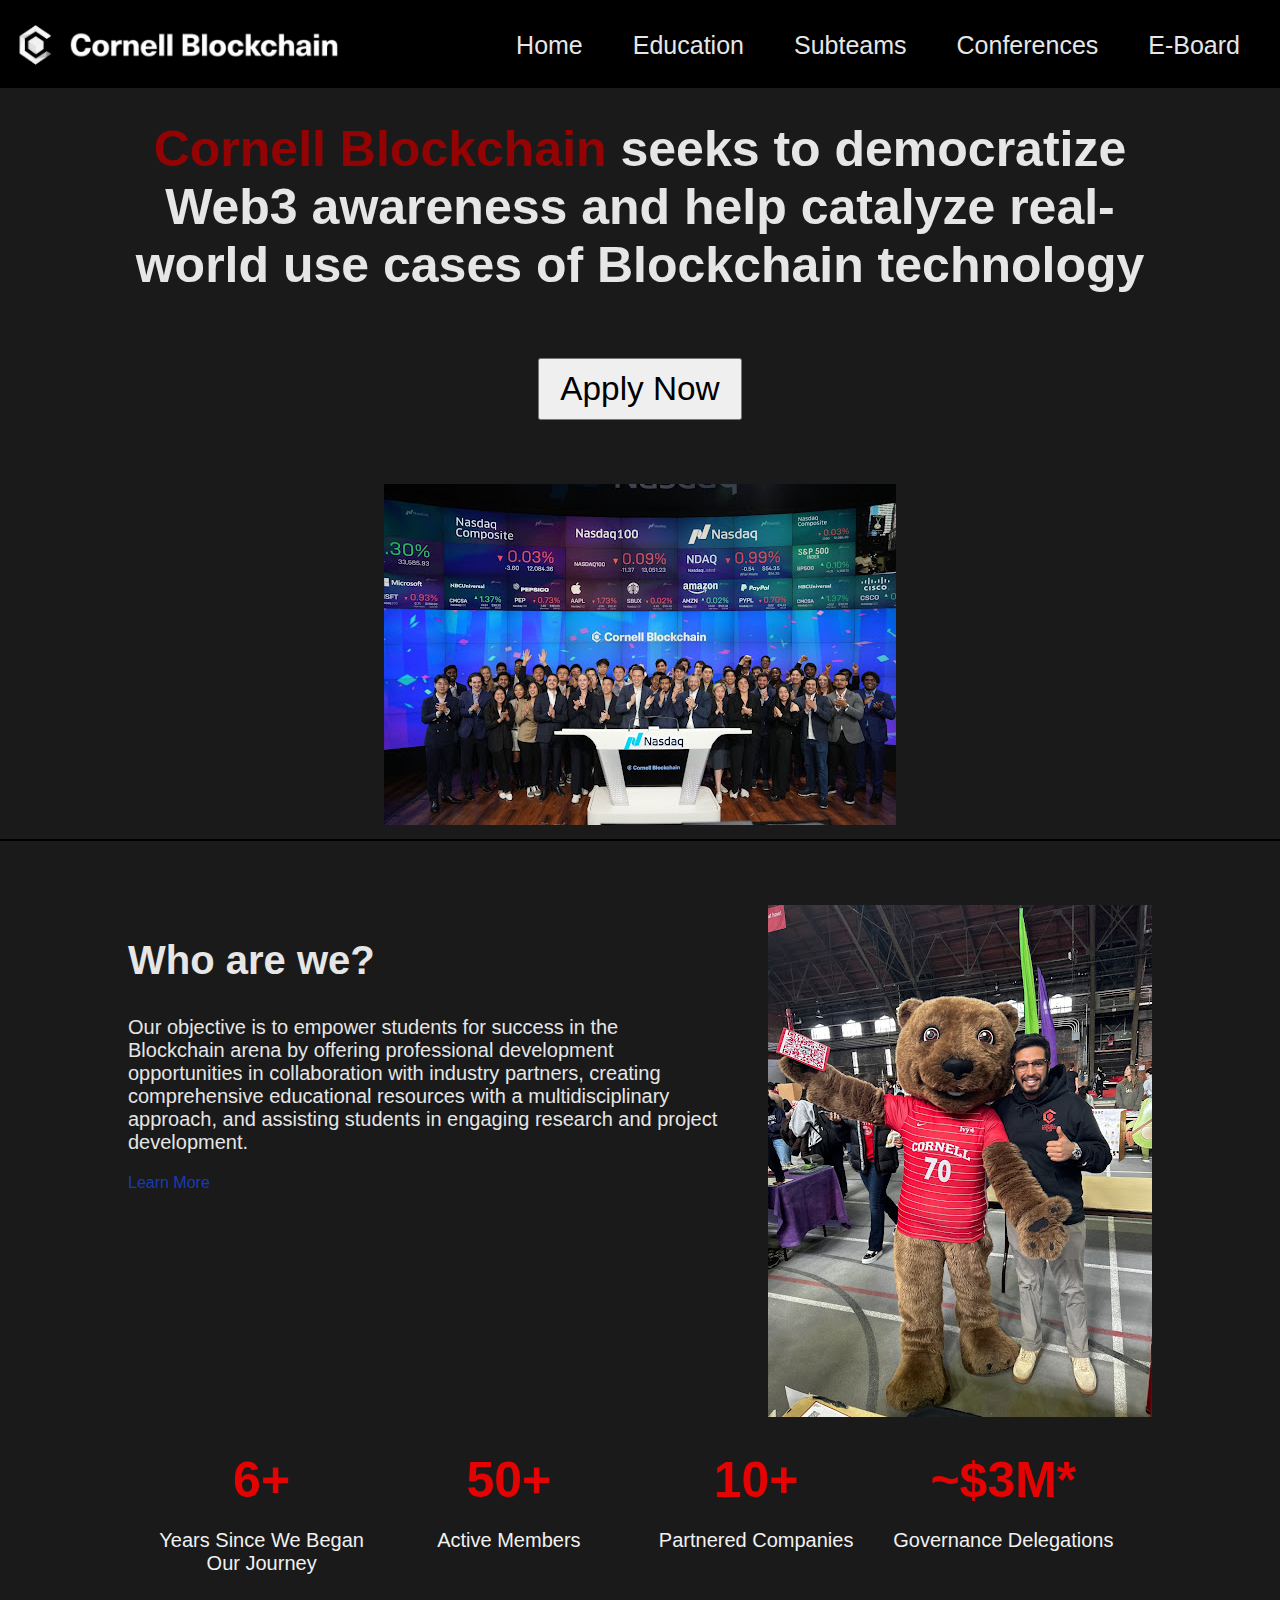
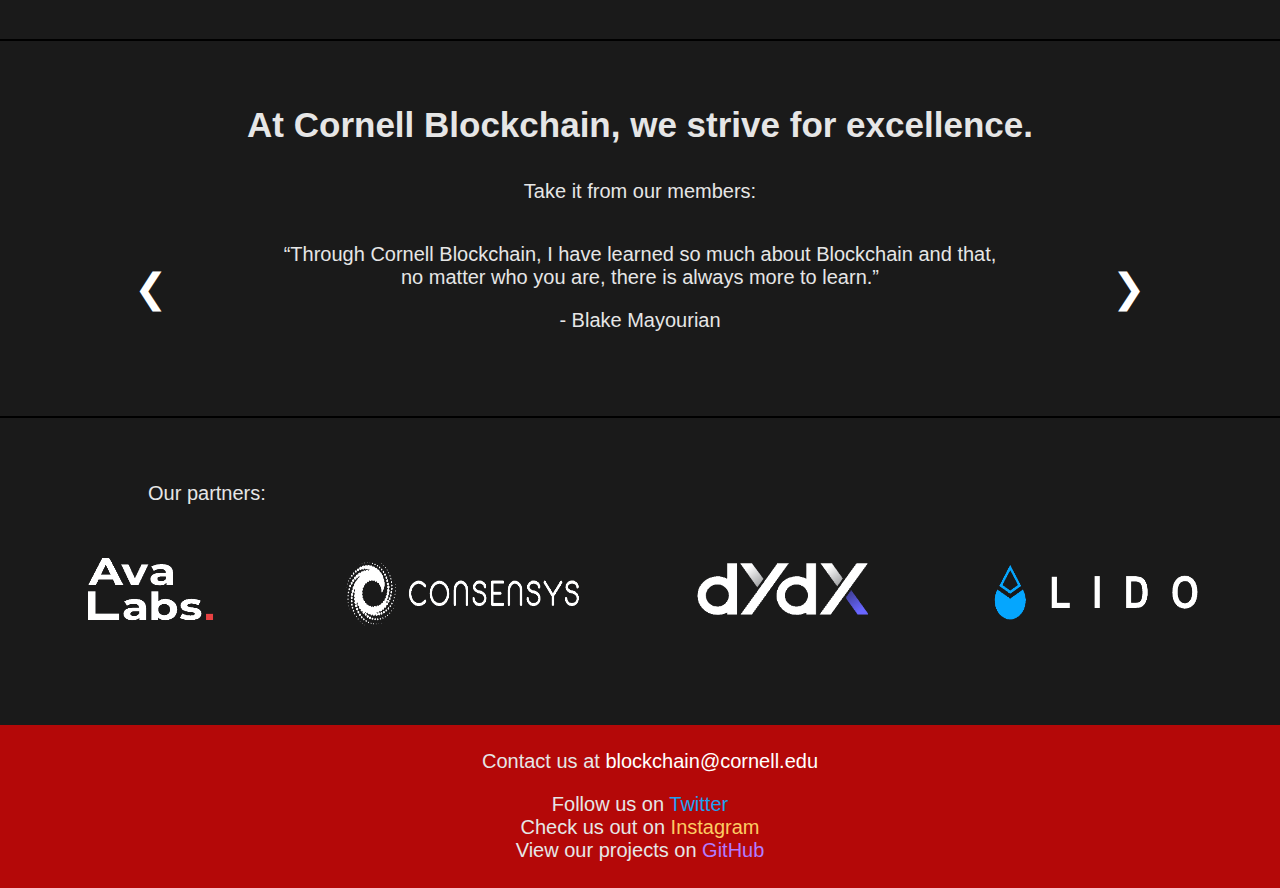
<file: index.html>
<!DOCTYPE html>
<html lang="en">

<head>
    <meta charset="UTF-8">
    <meta name="viewport" content="width=device-width, initial-scale=1">

    <link rel = "icon" href = "images/logos/CB-logo-clipart.png">
    <link rel="stylesheet" type="text/css" href="styles/site.css">

    <title>Cornell Blockchain Club</title>

</head>

<body>
    <header>
        <button class="hidden" id="ham-btn" aria-label="Hamburger Menu">&#9776;</button>

        <!-- Source: content provided by members of Cornell Blockchain club-->
        <a href="index.html">
            <picture>
                <img src="./images/logos/CB-logo.png" alt="Cornell Blockchain Logo Image" id="CB-logo">
            </picture>
        </a>

        <nav class="hidden" id="nav-menu">
            <ul>
                <li><a href="index.html">Home</a></li>
                <li><a href="education.html">Education</a></li>
                <li><a href="subteams.html">Subteams</a></li>
                <li><a href="conferences.html">Conferences</a></li>
                <li><a href="e-board.html">E-Board</a></li>
            </ul>
        </nav>
    </header>

    <main>
        <h1 class="blurb">
            <strong>Cornell Blockchain</strong> seeks to democratize Web3 awareness and help catalyze real-world use cases of Blockchain technology
        </h1>


        <div class="container" id="apply-btn">
            <button aria-label="Apply Now button">Apply Now</button>
        </div>

        <picture class="center-image full-image">
            <img src="./images/group-photos/CB-NASDAQ.jpeg" alt="Cornell Blockchain at NASDAQ Headquarters">
        </picture>

        <div class="black-border"></div>

        <div class="container">
            <div class="who-are-we">
                <div class ="who-are-we-explaination">
                    <h2>Who are we?</h2>
                    <p>Our objective is to empower students for success in the Blockchain arena by offering professional development opportunities in collaboration with industry partners, creating comprehensive educational resources with a multidisciplinary approach, and assisting students in engaging research and project development.</p>
                    <a href="e-board.html" class="learn-more">
                        Learn More
                    </a>
                </div>

                <picture>
                    <img src="./images/fun-images/aadvay-and-big-red-bear.jpeg" alt="picture of the club president with Cornells mascot">
                </picture>
            </div>

            <div class="CB-introductory-statistics">
                <div class="stats">
                    <h4>6+</h4>
                    <p>Years Since We Began Our Journey</p>
                </div>

                <div class="stats">
                    <h4>50+</h4>
                    <p>Active Members</p>
                </div>

                <div class="stats">
                    <h4>10+</h4>
                    <p>Partnered Companies</p>
                </div>

                <div class="stats">
                    <h4>~$3M*</h4>
                    <p>Governance Delegations</p>
                </div>

            </div>
        </div>

        <div class="black-border"></div>

        <div class="container">

            <h3 class="center-text">At Cornell Blockchain, we strive for excellence.</h3>

            <p class="center-text">Take it from our members:</p>

            <div class="carousel-formatting">
                <button class="arrow-icons" id="previous-icon" aria-label="Back Arrow">&#10094;</button>

                <div class="quotes-container">
                    <div id="quote1" class="quote">
                        <p>
                            “Through Cornell Blockchain, I have learned so much about Blockchain and that, no matter who you are, there is always more to learn.”
                        </p>
                        <p> - Blake Mayourian</p>
                    </div>

                    <div id="quote2" class="quote hidden">
                        <p>
                            “Cornell Blockchain is not just an incredible organization with motivated people, but also a giant friend group.”
                        </p>
                        <p> - Leah Valente</p>
                    </div>

                    <div id="quote3" class="quote hidden">
                        <p>
                            “The thing I love most about Cornell Blockchain is that the criteria for joining is passion about Blockchain. We don't weed out applicants because they haven't won math competitions. That's what sets us apart from other clubs, and the passion we see in our members demonstrates.”
                        </p>
                        <p> - Yousef Quam</p>
                    </div>
                </div>

                <button class="arrow-icons" id="next-icon" aria-label="Next Arrow">&#10095;</button>
            </div>
        </div>

        <div class="black-border"></div>

        <div class="container">
            <p>Our partners:</p>
            <div class="partners">
                <figure class = "resize-avalabs">
                    <img src="./images/partners/ava-labs.png" alt="Ava Labs Company Logo">
                </figure>

                <figure class = "resize-consensus">
                    <img src="./images/partners/consensus.png" alt="Consensus Company Logo">
                </figure>

                <figure class = "resize-dydx">
                    <img src="./images/partners/dydx.png" alt="DyDx Company Logo">
                </figure>

                <figure class = "resize-lido">
                    <img src="./images/partners/lido.png" alt="Lido Company Logo">
                </figure>
            </div>

            <!-- <p class="source-links">
                <a href="https://www.google.com/url?sa=i&url=https%3A%2F%2Fwww.avalabs.org%2F&psig=AOvVaw0L9oJXoWYymSihjLyCyHmA&ust=1700195946198000&source=images&cd=vfe&opi=89978449&ved=0CBIQjRxqFwoTCPCCiM3Zx4IDFQAAAAAdAAAAABAE">Ava Labs Image Source, </a>

                <a href="https://en.bitcoinwiki.org/upload/en/images/thumb/a/a7/Consensus.png/350px-Consensus.png">Consensus Image Source, </a>

                <a href="https://seeklogo.com/images/D/dydx-exchange-logo-98456C1207-seeklogo.com.png">DYDX Image Source, </a>

                <a href="https://e5ec5uzgvm7.exactdn.com/wp-content/uploads/2022/08/lido_blue-e1661588476180.png?strip=all&lossy=1&ssl=1">Lido Image Source</a>
            </p> -->
        </div>

        <div class="background-modal hidden">
            <div class="" id="apply-popup">
                <div class="modal-information">
                    <h3>Recruitment</h3>
                    <p>Fall Recruitment: August to mid-September</p>
                    <p>Spring Recruitment: mid-January to February</p>
                    <p>For more information, check out our <a href="https://www.instagram.com/cornellblockchain/" target="_blank">Instagram</a></p>
                </div>

                <div id="x-button-align">
                    <button id="x-button" aria-label="Close">X</button>
                 </div>
            </div>
        </div>
    </main>

    <footer>
        <ul>
            <li><p>Contact us at <a id="email" href="https://mail.google.com/mail/u/0/#inbox?compose=GTvVlcSDZdDczjsCMNWPkBgDMCWvDrrhqCsRbmPsDVsscKNTTXNXchVfFCQCkhfrZchRjTHGwdVbg" target="_blank">blockchain@cornell.edu</a></p></li>
            <li>Follow us on <a id="twitter" href="https://twitter.com/CUBlockchain?ref_src=twsrc%5Egoogle%7Ctwcamp%5Eserp%7Ctwgr%5Eauthor" target="_blank">Twitter</a></li>
            <li>Check us out on <a id="insta" href="https://www.instagram.com/cornellblockchain/" target="_blank">Instagram</a></li>
            <li>View our projects on <a id="github" href="https://github.com/CornellBlockchain" target="_blank">GitHub</a></li>
        </ul>
    </footer>

    <script src="scripts/hamburger.js"></script>
    <script src="scripts/modal.js"></script>
    <script src="scripts/carousel.js"></script>

</body>
</file>
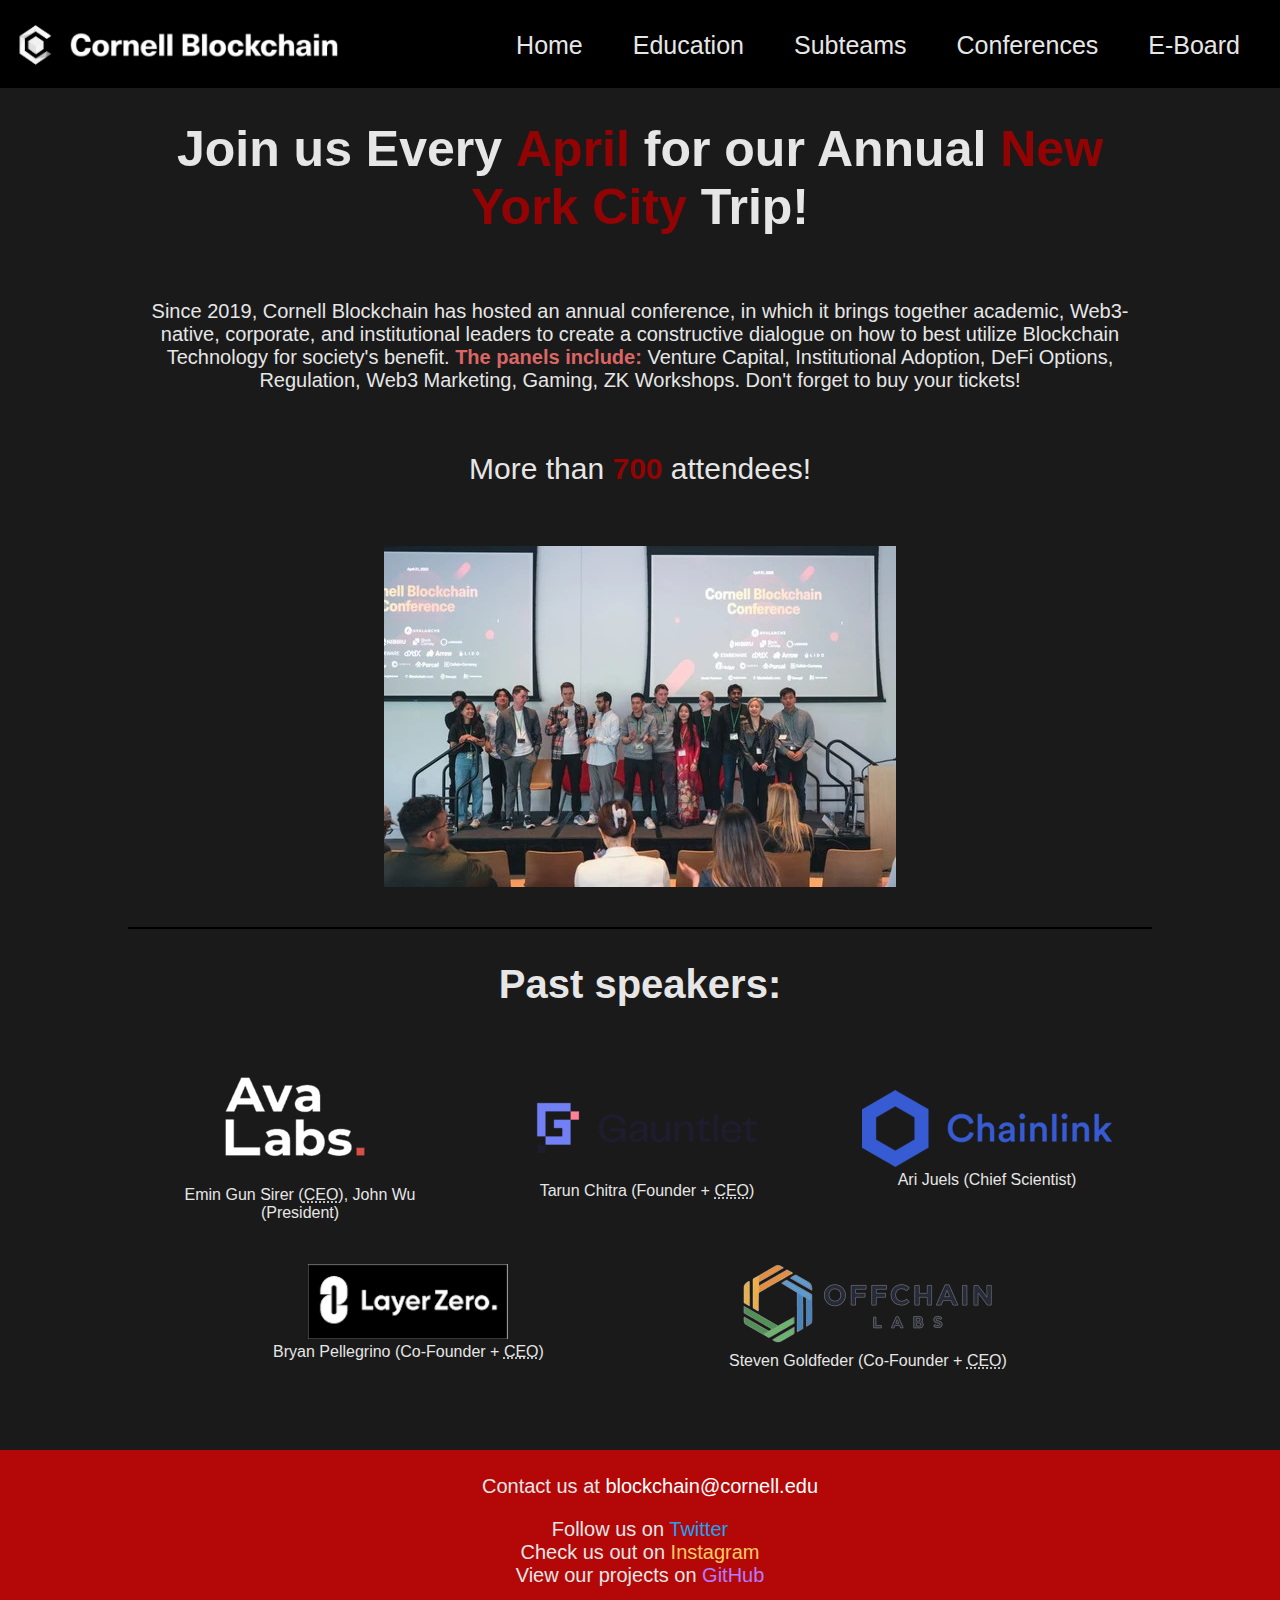
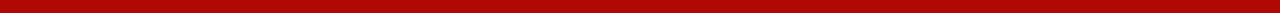
<file: conferences.html>
<!DOCTYPE html>
<html lang="en">

<head>
    <meta charset="UTF-8">
    <meta name="viewport" content="width=device-width, initial-scale=1">

    <link rel = "icon" href = "images/logos/CB-logo-clipart.png">
    <link rel="stylesheet" type="text/css" href="styles/site.css">

    <title>Cornell Blockchain Club</title>

</head>

<body>
    <header>
        <button class="hidden" id="ham-btn" aria-label="Hamburger Menu">&#9776;</button>

        <!-- Source: content provided by members of Cornell Blockchain club-->
        <a href="index.html">
            <picture>
                <img src="./images/logos/CB-logo.png" alt="Cornell Blockchain Logo Image" id="CB-logo">
            </picture>
        </a>

        <nav class="hidden" id="nav-menu">
            <ul>
                <li><a href="index.html">Home</a></li>
                <li><a href="education.html">Education</a></li>
                <li><a href="subteams.html">Subteams</a></li>
                <li><a href="conferences.html">Conferences</a></li>
                <li><a href="e-board.html">E-Board</a></li>
            </ul>
        </nav>
    </header>

    <main>
        <div class = "nycconf">
            <h1>Join us Every <strong>April</strong> for our Annual <strong>New York City</strong> Trip!</h1>
        </div>

        <div class="container">
            <p class="center-text">Since 2019, Cornell Blockchain has hosted an annual conference, in which it brings together academic, Web3-native, corporate, and institutional leaders to create a constructive dialogue on how to best utilize Blockchain Technology for society's benefit. <strong class = "panelists">The panels include: </strong> Venture Capital, Institutional Adoption, DeFi Options, Regulation, Web3 Marketing, Gaming, ZK Workshops. Don't forget to buy your tickets!</p>

            <p class="morethan700">More than <strong>700</strong> attendees!</p>

            <picture class = "conference-photo">
                <img src= "images/conference/general/conference.jpg" alt = "Cornell Blockchain Members at the Conference">
            </picture>


            <div class="black-border"></div>

            <div class = "past-speakers">
                <h2>Past speakers:</h2>
            </div>

            <div class="stack">
                <div class = "row-centered">
                    <div class="speaker-with-company">
                        <figure class = "avalabsspeaker">
                            <img src="./images/conference/speakers/ava-labs.png" alt="Ava Labs Logo">
                            <figcaption>Emin Gun Sirer (<abbr title="chief executive officer">CEO</abbr>), John Wu (President)</figcaption>
                        </figure>
                    </div>

                    <div class="speaker-with-company">
                        <figure class = "gauntletspeaker">
                            <img src="./images/conference/speakers/gauntlet.png" alt="Gauntlet Logo">
                            <figcaption>Tarun Chitra (Founder + <abbr title="chief executive officer">CEO</abbr>)</figcaption>
                        </figure>
                    </div>

                    <div class="speaker-with-company">
                        <figure class = "chainlinkspeaker">
                            <img src="./images/conference/speakers/chainlink.png" alt="Chainlink Logo">
                            <figcaption>Ari Juels (Chief Scientist)</figcaption>
                        </figure>
                    </div>
                </div>

                <div class = "row-centered">
                    <div class="speaker-with-company">
                        <figure class = "layerzero">
                            <img src="./images/conference/speakers/layerzero-labs.png" alt="LayerZero Labs Logo">
                            <figcaption>Bryan Pellegrino (Co-Founder + <abbr title="chief executive officer">CEO</abbr>)</figcaption>
                        </figure>
                    </div>

                    <div class="speaker-with-company">
                        <figure class = "offchain">
                            <img src="./images/conference/speakers/offchain-labs.png" alt="Offchain Labs Logo">
                            <figcaption>Steven Goldfeder (Co-Founder + <abbr title="chief executive officer">CEO</abbr>)</figcaption>
                        </figure>
                    </div>
                </div>

                <!-- <p class="source-links center-text">
                    <a href="https://www.google.com/url?sa=i&url=https%3A%2F%2Fwww.avalabs.org%2F&psig=AOvVaw0L9oJXoWYymSihjLyCyHmA&ust=1700195946198000&source=images&cd=vfe&opi=89978449&ved=0CBIQjRxqFwoTCPCCiM3Zx4IDFQAAAAAdAAAAABAE">Ava Labs Image Source, </a>

                    <a href="https://www.google.com/url?sa=i&url=https%3A%2F%2Fwww.crunchbase.com%2Forganization%2Fgauntlet&psig=AOvVaw1BFr1EsYixjNspoCawlSxH&ust=1700183134697000&source=images&cd=vfe&opi=89978449&ved=0CBIQjRxqFwoTCJD6jvCpx4IDFQAAAAAdAAAAABAE">Gauntlet Image Source, </a>

                    <a href="https://upload.wikimedia.org/wikipedia/commons/thumb/1/15/Chainlink_Logo_Blue.svg/2560px-Chainlink_Logo_Blue.svg.png">Chainlink Image Source, </a>

                    <a href="https://image.pitchbook.com/AkWaaWxbnW0a5X9NrD7gzs7IayB1674646560391_200x200">Layerzero Labs Image Source, </a>

                    <a href="https://jobs.lever.co/offchainlabs">Offchain Labs Image Source</a>
                </p> -->

            </div>

        </div>

    </main>

    <!-- Source: content provided by members of Cornell Blockchain club-->
    <footer>
        <ul>
            <li><p>Contact us at <a id="email" href="https://mail.google.com/mail/u/0/#inbox?compose=GTvVlcSDZdDczjsCMNWPkBgDMCWvDrrhqCsRbmPsDVsscKNTTXNXchVfFCQCkhfrZchRjTHGwdVbg" target="_blank">blockchain@cornell.edu</a></p></li>
            <li>Follow us on <a id="twitter" href="https://twitter.com/CUBlockchain?ref_src=twsrc%5Egoogle%7Ctwcamp%5Eserp%7Ctwgr%5Eauthor" target="_blank">Twitter</a></li>
            <li>Check us out on <a id="insta" href="https://www.instagram.com/cornellblockchain/" target="_blank">Instagram</a></li>
            <li>View our projects on <a id="github" href="https://github.com/CornellBlockchain" target="_blank">GitHub</a></li>
        </ul>
    </footer>

    <script src="scripts/hamburger.js"></script>

</body>
</file>
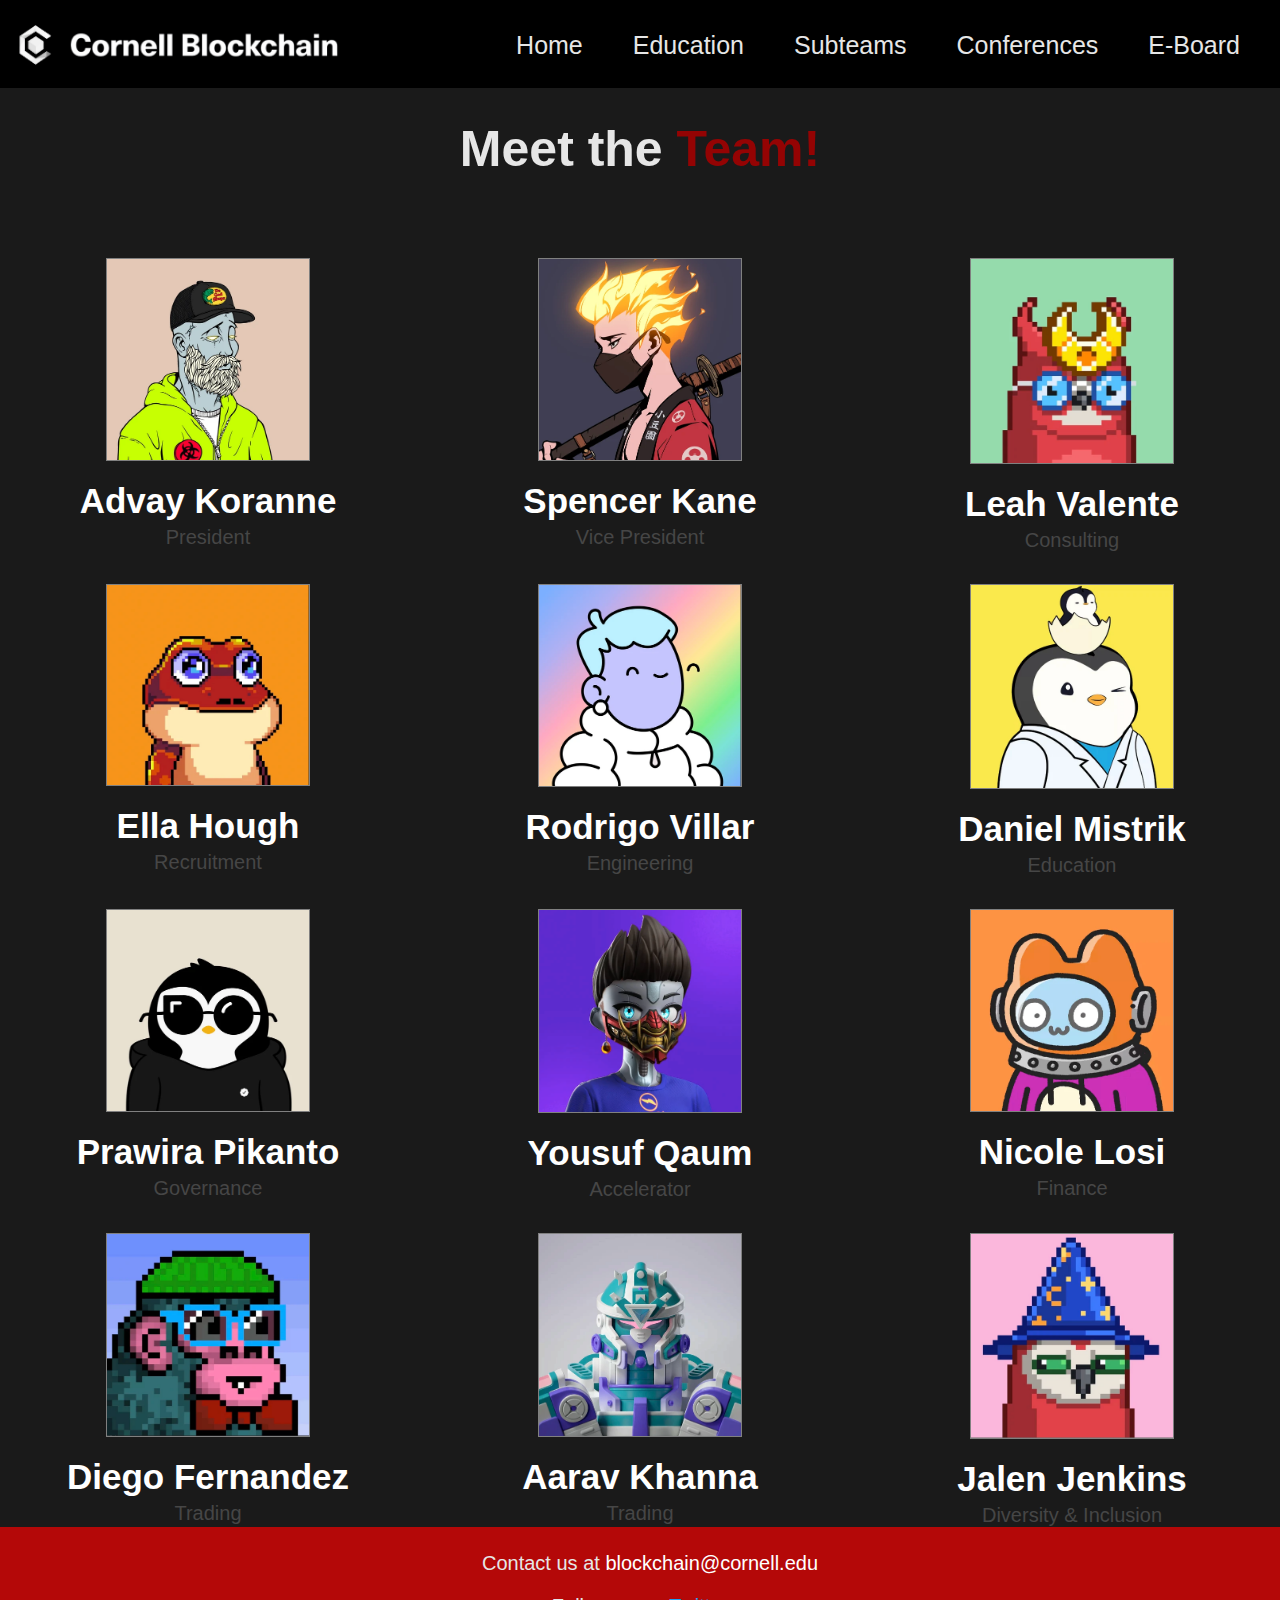
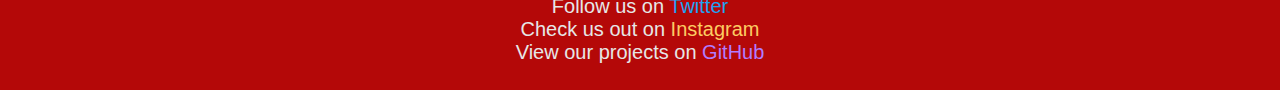
<file: e-board.html>
<!DOCTYPE html>
<html lang="en">

<head>
    <meta charset="UTF-8">
    <meta name="viewport" content="width=device-width, initial-scale=1">

    <link rel = "icon" href = "images/logos/CB-logo-clipart.png">
    <link rel="stylesheet" type="text/css" href="styles/site.css">

    <title>Cornell Blockchain Club</title>

</head>

<body>
    <header>
        <button class="hidden" id="ham-btn" aria-label="Hamburger Menu">&#9776;</button>

        <!-- Source: content provided by members of Cornell Blockchain club-->
        <a href="index.html">
            <picture>
                <img src="./images/logos/CB-logo.png" alt="Cornell Blockchain Logo Image" id="CB-logo">
            </picture>
        </a>

        <nav class="hidden" id="nav-menu">
            <ul>
                <li><a href="index.html">Home</a></li>
                <li><a href="education.html">Education</a></li>
                <li><a href="subteams.html">Subteams</a></li>
                <li><a href="conferences.html">Conferences</a></li>
                <li><a href="e-board.html">E-Board</a></li>
            </ul>
        </nav>
    </header>

    <main>

        <!-- Source: content provided by members of Cornell Blockchain club-->
        <h1>Meet the <strong>Team!</strong></h1>
        <!-- Source: content provided by members of Cornell Blockchain club-->
        <div class="eboard-gallery">
            <!-- Source: content provided by members of Cornell Blockchain club-->
            <div class="eboard-member">
                <!-- Source: https://www.cornellblockchain.org/#team -->
                <a href="https://www.linkedin.com/in/advaykoranne/" target="_blank">
                    <figure class="eboard">
                        <img alt="Image of President" src="./images/eboard/president.png">
                    </figure>
                </a>
                <h3>Advay Koranne</h3>
                <p>President</p>
            </div>

            <!-- Source: content provided by members of Cornell Blockchain club-->
            <div class="eboard-member">
                <a href="https://www.linkedin.com/in/spencerkane/" target="_blank">
                    <figure class="eboard">
                        <!-- Source: https://www.cornellblockchain.org/#team -->
                        <img alt="Image of Vice President" src="./images/eboard/vice-president.png">
                    </figure>
                </a>
                <h3>Spencer Kane</h3>
                <p>Vice President</p>
            </div>

            <!-- Source: content provided by members of Cornell Blockchain club-->
            <div class="eboard-member">
                <a href="https://www.linkedin.com/in/leahvalente/" target="_blank">
                    <figure class="eboard">
                        <!-- Source: https://www.cornellblockchain.org/#team -->
                        <img alt="Image of Head of Consulting" src="./images/eboard/consulting.png">
                    </figure>
                </a>
                <h3>Leah Valente</h3>
                <p>Consulting</p>
            </div>

            <!-- Source: content provided by members of Cornell Blockchain club-->
            <div class="eboard-member">
                <!-- Source: https://www.cornellblockchain.org/#team -->
                <a href="https://www.linkedin.com/in/ella-hough/" target="_blank">
                    <figure class="eboard">
                        <img alt="Image of Head of Consulting" src="./images/eboard/recruitment.png">
                    </figure>
                </a>
                <h3>Ella Hough</h3>
                <p>Recruitment</p>
            </div>

            <!-- Source: content provided by members of Cornell Blockchain club-->
            <div class="eboard-member">
                <!-- Source: https://www.cornellblockchain.org/#team -->
                <a href="https://www.linkedin.com/in/rrodrigovillar/" target="_blank">
                    <figure class="eboard">
                        <img alt="Image of Head of Engineering" src="./images/eboard/engineer.png">
                    </figure>
                </a>
                <h3>Rodrigo Villar</h3>
                <p>Engineering</p>
            </div>

            <!-- Source: content provided by members of Cornell Blockchain club-->
            <div class="eboard-member">
                <!-- Source: https://www.cornellblockchain.org/#team -->
                <a href="https://www.linkedin.com/in/daniel-mistrik/" target="_blank">
                    <figure class="eboard">
                        <img alt="Image of Head of Education" src="./images/eboard/education.png">
                    </figure>
                </a>
                <h3>Daniel Mistrik</h3>
                <p>Education</p>
            </div>

            <!-- Source: content provided by members of Cornell Blockchain club-->
            <div class="eboard-member">
                <!-- Source: https://www.cornellblockchain.org/#team -->
                <a href="https://www.linkedin.com/in/prawirapikanto/" target="_blank">
                    <figure class="eboard">
                        <img alt="Image of Head of Governance" src="./images/eboard/governance.png">
                    </figure>
                </a>
                <h3>Prawira Pikanto</h3>
                <p>Governance</p>
            </div>

            <!-- Source: content provided by members of Cornell Blockchain club-->
            <div class="eboard-member">
                <!-- Source: https://www.cornellblockchain.org/#team -->
                <a href="https://www.linkedin.com/in/yousufqaum/" target="_blank">
                    <figure class="eboard">
                        <img alt="Image of Head of Accelerator" src="./images/eboard/accelerator.png">
                    </figure>
                </a>
                <h3>Yousuf Qaum</h3>
                <p>Accelerator</p>
            </div>

            <!-- Source: content provided by members of Cornell Blockchain club-->
            <div class="eboard-member">
                <!-- Source: https://www.cornellblockchain.org/#team -->
                <a href="https://www.linkedin.com/in/nicole-losi-453150200/" target="_blank">
                    <figure class="eboard">
                        <img alt="Image of Head of Finance" src="./images/eboard/finance.png">
                    </figure>
                </a>
                <h3>Nicole Losi</h3>
                <p>Finance</p>
            </div>

            <!-- Source: content provided by members of Cornell Blockchain club-->
            <div class="eboard-member">
                <!-- Source: https://www.cornellblockchain.org/#team -->
                <a href="https://www.linkedin.com/in/diego-fernandez-21159721b/" target="_blank">
                    <figure class="eboard">
                        <img alt="Image of Head of Trading" src="./images/eboard/trading.png">
                    </figure>
                </a>
                <h3>Diego Fernandez</h3>
                <p>Trading</p>
            </div>

            <!-- Source: content provided by members of Cornell Blockchain club-->
            <div class="eboard-member">
                <!-- Source: https://www.cornellblockchain.org/#team -->
                <a href="https://www.linkedin.com/in/aarav-khanna-b5100119b/" target="_blank">
                    <figure class="eboard">
                        <img alt="Image of Head of Trading 2" src="./images/eboard/trading2.png">
                    </figure>
                </a>
                <h3>Aarav Khanna</h3>
                <p>Trading</p>
            </div>

            <!-- Source: content provided by members of Cornell Blockchain club-->
            <div class="eboard-member">
                <!-- Source: https://www.cornellblockchain.org/#team -->
                <a href="https://www.linkedin.com/in/jalenjjenkins/" target="_blank">
                    <figure class="eboard">
                        <img alt="Image of Head of DE&I" src="./images/eboard/dei.png">
                    </figure>
                </a>
                <h3>Jalen Jenkins</h3>
                <p>Diversity & Inclusion</p>
            </div>
        </div>
    </main>

    <!-- Source: content provided by members of Cornell Blockchain club-->
    <footer>
        <ul>
            <li><p>Contact us at <a id="email" href="https://mail.google.com/mail/u/0/#inbox?compose=GTvVlcSDZdDczjsCMNWPkBgDMCWvDrrhqCsRbmPsDVsscKNTTXNXchVfFCQCkhfrZchRjTHGwdVbg" target="_blank">blockchain@cornell.edu</a></p></li>
            <li>Follow us on <a id="twitter" href="https://twitter.com/CUBlockchain?ref_src=twsrc%5Egoogle%7Ctwcamp%5Eserp%7Ctwgr%5Eauthor" target="_blank">Twitter</a></li>
            <li>Check us out on <a id="insta" href="https://www.instagram.com/cornellblockchain/" target="_blank">Instagram</a></li>
            <li>View our projects on <a id="github" href="https://github.com/CornellBlockchain" target="_blank">GitHub</a></li>
        </ul>
    </footer>

    <script src="scripts/hamburger.js"></script>

</body>
</file>
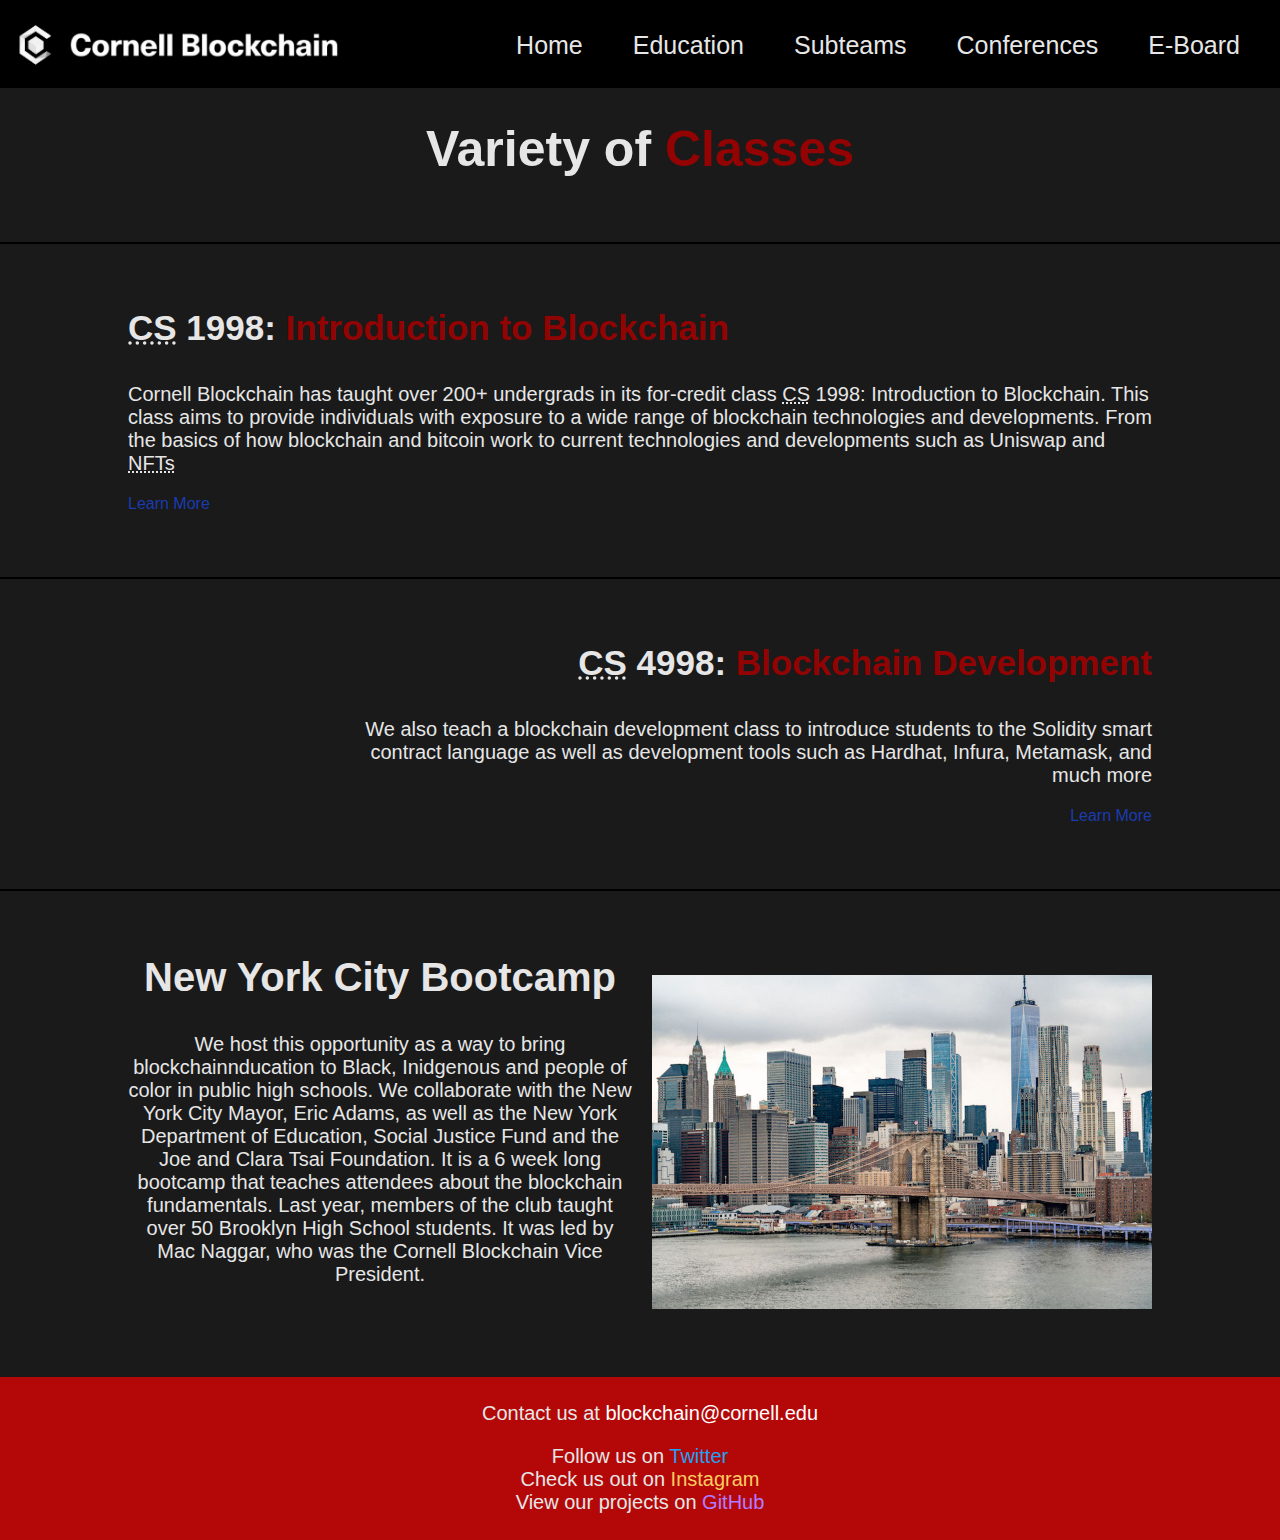
<file: education.html>
<!DOCTYPE html>
<html lang="en">

<head>
    <meta charset="UTF-8">
    <meta name="viewport" content="width=device-width, initial-scale=1">

    <link rel = "icon" href = "images/logos/CB-logo-clipart.png">
    <link rel="stylesheet" type="text/css" href="styles/site.css">

    <title>Cornell Blockchain Club</title>

</head>

<body>
    <header>
        <button class="hidden" id="ham-btn" aria-label="Hamburger Menu">&#9776;</button>

        <!-- Source: content provided by members of Cornell Blockchain club-->
        <a href="index.html">
            <picture>
                <img src="./images/logos/CB-logo.png" alt="Cornell Blockchain Logo Image" id="CB-logo">
            </picture>
        </a>

        <nav class="hidden" id="nav-menu">
            <ul>
                <li><a href="index.html">Home</a></li>
                <li><a href="education.html">Education</a></li>
                <li><a href="subteams.html">Subteams</a></li>
                <li><a href="conferences.html">Conferences</a></li>
                <li><a href="e-board.html">E-Board</a></li>
            </ul>
        </nav>
    </header>

    <main>
        <h1>Variety of <strong>Classes</strong></h1>

        <div class="black-border"></div>

        <div class="container course">

            <h3><abbr title="Computer Science">CS</abbr> 1998: <strong>Introduction to Blockchain</strong></h3>
            <p>
                Cornell Blockchain has taught over 200+ undergrads in its for-credit class <abbr title="Computer Science">CS</abbr> 1998: Introduction to Blockchain. This class aims to provide individuals with exposure to a wide range of blockchain technologies and developments. From the basics of how blockchain and bitcoin work to current technologies and developments such as Uniswap and <abbr title="non-fungible tokens">NFTs</abbr>
            </p>

            <a href="https://classes.cornell.edu/browse/roster/SP21/class/CS/1998" class = "learn-more" target="_blank">
                Learn More
            </a>

        </div>

        <div class="black-border"></div>

        <div class="container course">
            <div class="right-text margin-left">
                <h3><abbr title="Computer Science">CS</abbr> 4998: <strong>Blockchain Development</strong></h3>
                <p>
                    We also teach a blockchain development class to introduce students to the Solidity smart contract language as well as development tools such as Hardhat, Infura, Metamask, and much more
                </p>
                <a href="https://classes.cornell.edu/browse/roster/SP22/class/CS/4998" class = "learn-more" target="_blank">Learn More</a>
            </div>
        </div>

        <div class="black-border"></div>

        <div class="container nyc-bootcamp">
            <div>
                <h2>New York City Bootcamp</h2>

                <p>We host this opportunity as a way to bring blockchainnducation to Black, Inidgenous and people of color in public high schools. We collaborate with the New York City Mayor, Eric Adams, as well as the New York Department of Education, Social Justice Fund and the Joe and Clara Tsai Foundation. It is a 6 week long bootcamp that teaches attendees about the blockchain fundamentals. Last year, members of the club taught over 50 Brooklyn High School students. It was led by Mac Naggar, who was the Cornell Blockchain Vice President. </p>
            </div>

            <div>
                <picture>
                    <img src="./images/finite-location/nyc-picture.jpg" alt="New York City Skyline">
                </picture>
                <!-- <p id="nyc-source">Source: <a href="https://newyorksimply.com/things-to-do-new-york-city/">https://newyorksimply.com/things-to-do-new-york-city/</a></p> -->
            </div>
        </div>

    </main>

    <footer>
        <ul>
            <li><p>Contact us at <a id="email" href="https://mail.google.com/mail/u/0/#inbox?compose=GTvVlcSDZdDczjsCMNWPkBgDMCWvDrrhqCsRbmPsDVsscKNTTXNXchVfFCQCkhfrZchRjTHGwdVbg" target="_blank">blockchain@cornell.edu</a></p></li>
            <li>Follow us on <a id="twitter" href="https://twitter.com/CUBlockchain?ref_src=twsrc%5Egoogle%7Ctwcamp%5Eserp%7Ctwgr%5Eauthor" target="_blank">Twitter</a></li>
            <li>Check us out on <a id="insta" href="https://www.instagram.com/cornellblockchain/" target="_blank">Instagram</a></li>
            <li>View our projects on <a id="github" href="https://github.com/CornellBlockchain" target="_blank">GitHub</a></li>
        </ul>
    </footer>

    <script src="scripts/hamburger.js"></script>
    <script src="scripts/learn-more.js"></script>


</body>
</file>
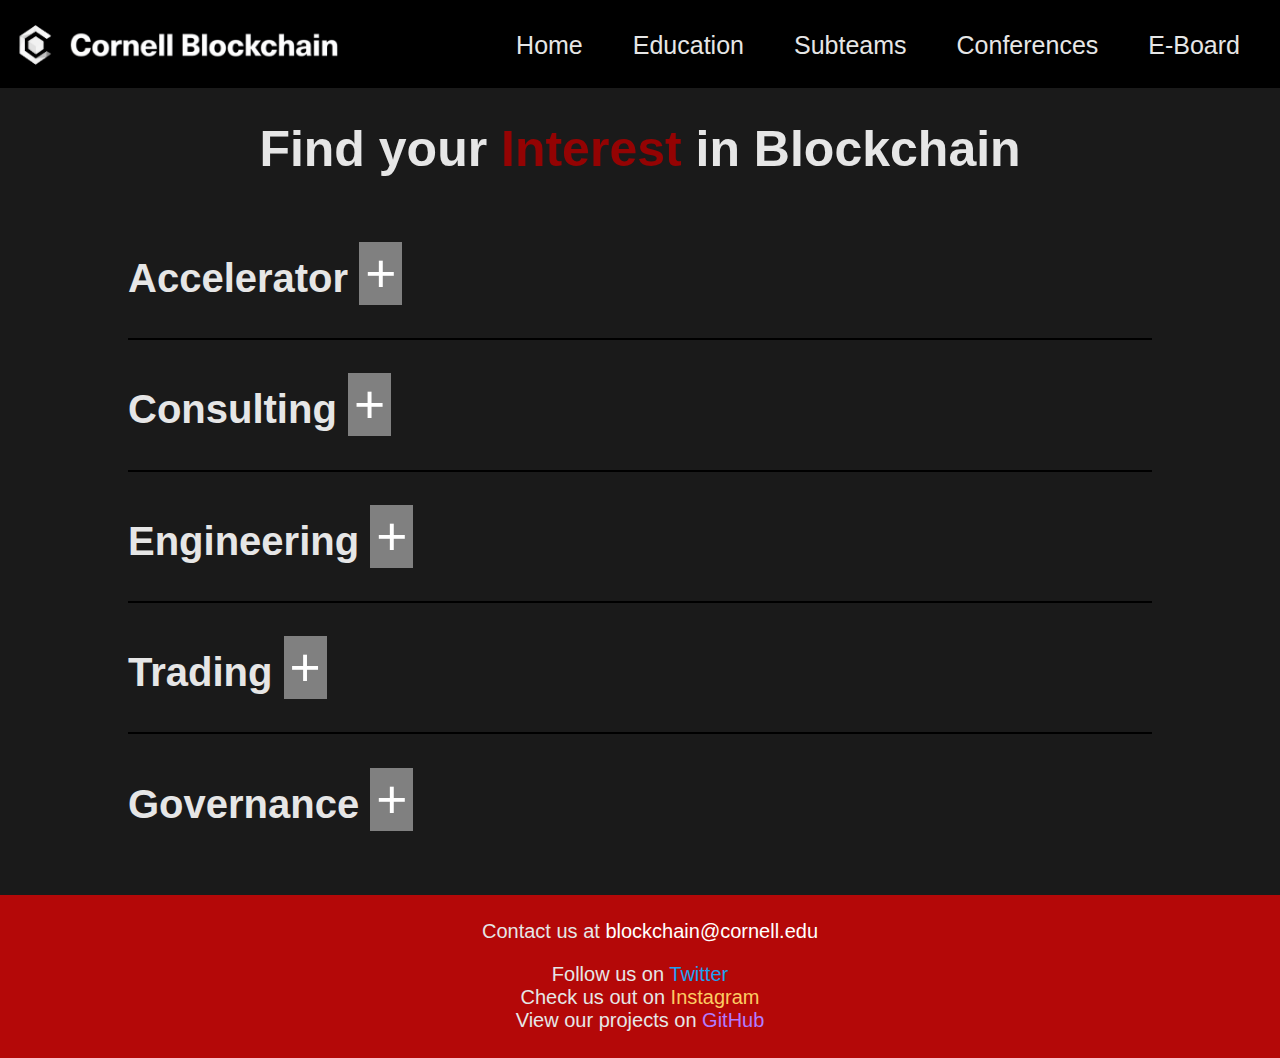
<file: subteams.html>
<!DOCTYPE html>
<html lang="en">

<head>
    <meta charset="UTF-8">
    <meta name="viewport" content="width=device-width, initial-scale=1">

    <link rel = "icon" href = "images/logos/CB-logo-clipart.png">
    <link rel="stylesheet" type="text/css" href="styles/site.css">

    <title>Cornell Blockchain Club</title>

</head>

<body>
    <header>
        <button class="hidden" id="ham-btn" aria-label="Hamburger Menu">&#9776;</button>

        <a href="index.html">
            <picture>
                <img src="./images/logos/CB-logo.png" alt="Cornell Blockchain Logo Image" id="CB-logo">
            </picture>
        </a>

        <nav class="hidden" id="nav-menu">
            <ul>
                <li><a href="index.html">Home</a></li>
                <li><a href="education.html">Education</a></li>
                <li><a href="subteams.html">Subteams</a></li>
                <li><a href="conferences.html">Conferences</a></li>
                <li><a href="e-board.html">E-Board</a></li>
            </ul>
        </nav>
    </header>

    <main>
        
        <h1>Find your <strong>Interest</strong> in Blockchain</h1>

        
        <div class="container">
            <h2>Accelerator
                <button id="accelerator-open" class="button-style" aria-label="Show Accelerator Description">+</button>
                <button id="accelerator-close" class="button-style hidden" aria-label="Close Accelerator Description">-</button>
            </h2>

            <div id="accelerator" class="hidden">
                <h5>
                    The accelerator program hosts a six-week program in which we work with early-stage (pre-seed/seed) Web3 startups. This cohort contained 4 startups, 3 of which were founded by Cornell alumni:
                </h5>
                <ol>
                    <li>Meritic: A marketplace for creators to tokenize their time and service credits, enabling them to directly monetize their time, monetize their data, or monetize their content.</li>
                    <li>Nau Finance: <abbr title="non-fungible token">NFT</abbr> loans growing incredibly fast. Current loan protocols are inefficient or risky. Nau Finance offers a better loan protocol that benefits both borrowers and lenders.</li>
                    <li>Revamia: Helping people build generational wealth through Real Estate using blockchain technology while empowering agents and more with our tools.</li>
                    <li> <abbr title="Singapore Exchange">SGX</abbr>: <abbr title="Singapore Exchange">SGX</abbr> is building infrastructure for the next billion users enabling a seamless integration of real-world assets into the digital economy. We are building one of the world’s first bridge between <abbr title="Central Bank Digital Currency">CBDC's</abbr> and public blockchains, revolutionizing Web3’s access to real world assets.</li>
                </ol>
            </div>

            <div class="black-border"></div>

            
            <h2>Consulting
                <button id="consulting-open" class="button-style" aria-label="Show Consulting Description">+</button>
                <button id="consulting-close" class="button-style hidden" aria-label="Close Consulting Description">-</button>
            </h2>

            
            <div id="consulting" class="hidden">
                <h5>Help real organizations within implement Blockchain solutions within their organization.</h5>

                <h4 >CURRENT PROJECT</h4>
                <p>Research on Quorum/L1 alternatives that they can use</p>
                <p>
                    Project advisor is <abbr title="chief technology officer">CTO</abbr> of <abbr title="Moët Hennessy Louis Vuitton SE">LVMH</abbr> (Louis Vuitton, Prada, Dior, Hennessy...)
                </p>

                <h4>PAST PROJECTS</h4>
                <p>
                    Nation Auction Research
                </p>
                <p>Aura Blockchain Institutional Blockchain Research with Banyan on Strategy</p>

                <p><abbr title="Internet of Things">IoT</abbr> Blockchain on Governance Structure</p>

                <p>Joe Lubin <abbr title="decentralized autonomous organization">DAO</abbr> Research</p>

                <p>Major Indian Exchange <abbr title="non-fungible token">NFT</abbr> marketplace</p>

                <p>Snapchat <abbr title="non-fungible token">NFT</abbr> Project</p>
            </div>

            <div class="black-border"></div>
            <h2>Engineering
                <button id="engineering-open" class="button-style" aria-label="Show Engineering Description">+</button>
                <button id="engineering-close" class="button-style hidden" aria-label="Close Engineering Description">-</button>
            </h2>

            <div id="engineering" class="hidden">
                <h5>Explores deep, technical topics relating to <abbr title="distributed ledger technology">DLT</abbr>, Order-Flow/Mem-pool, consensus mechanisms, and many other topics. Heavy emphasis on on-chain forensics.</h5>

                <h4>PAST PROJECTS</h4>
                <p>
                    <abbr title="maximal extractable value">MEV</abbr> and Dark Pool Research Papers; Created a toolbox for zkSNARKS on Ethereum; Helped develop Bamboo: a morphing smart contract language on Ethereum; Zokrates: Zero-Knowledge Proof Toolbox for Ethereum
                </p>

                <h4>HACKATHONS</h4>
                <p>
                    Lionhack ‘23 won in the Avalanche, Solana Track & Judges Choice Award.
                </p>
                <p>
                    Crimson Hackathon '23 placed 8th, Optimization Award.
                </p>

            </div>

            <div class="black-border"></div>

            <h2>Trading
                <button id="trading-open" class="button-style" aria-label="Show Trading Description">+</button>
                <button id="trading-close" class="button-style hidden" aria-label="Close Trading Description">-</button>
            </h2>

            <div id="trading" class="hidden">

                <h4>DISCRETIONARY TRADING</h4>
                <p>
                    We facilitate individual and group research that focuses on methods of trading, hedging, and an emphasis on macro trends within the Web3.
                </p>

                <h4>QUANT <abbr title="maximal extractable value">DEFI</abbr></h4>
                <p>
                    Expose students to algorithmic trading and <abbr title="maximal extractable value">MEV</abbr> in the context of Web3 and <abbr title="maximal extractable value">DeFi</abbr>.
                </p>
                <p>
                    Teach students how to analyze graphs on tradeview and create quantitative solutions.
                </p>

                <h4>Competitions:</h4>
                <p>IMC TRADING COMPETITION</p>
                <p>SIG TRADING COMPETITION</p>
                <p>Citidel TRADING COMPETITION</p>

            </div>

            <div class="black-border"></div>

            <h2>Governance
                <button id="governance-open" class="button-style" aria-label="Show Governance Description">+</button>
                <button id="governance-close" class="button-style hidden" aria-label="Close Governance Description">-</button>
            </h2>
            <div id="governance" class="hidden">
                <p> - Reach out to large token holders to recieve voting tokens</p>
                <p> - Secure tokens hat we bargened for</p>
                <p> - Vote on Arbitrum with our millions of tokens in Optionezi</p>
                <p> - Reach out to other voters to try and sway opinions</p>
                <p> - Remain active on Twitter to lobby and make sure our voting decisions are passed!</p>

                <h5>Over 3M tokens <abbr title="United States dollar">USD</abbr></h5>

                <h5>Past tokens we voted on</h5>
                <p> - ALGO</p>
                <p> - CHIA</p>
                <p> - DOGE</p>
                <p> - SOL</p>
                <p> - AVAX</p>
            </div>
        </div>
    </main>

    <footer>
        <ul>
            <li><p>Contact us at <a id="email" href="https://mail.google.com/mail/u/0/#inbox?compose=GTvVlcSDZdDczjsCMNWPkBgDMCWvDrrhqCsRbmPsDVsscKNTTXNXchVfFCQCkhfrZchRjTHGwdVbg" target="_blank">blockchain@cornell.edu</a></p></li>
            <li>Follow us on <a id="twitter" href="https://twitter.com/CUBlockchain?ref_src=twsrc%5Egoogle%7Ctwcamp%5Eserp%7Ctwgr%5Eauthor" target="_blank">Twitter</a></li>
            <li>Check us out on <a id="insta" href="https://www.instagram.com/cornellblockchain/" target="_blank">Instagram</a></li>
            <li>View our projects on <a id="github" href="https://github.com/CornellBlockchain" target="_blank">GitHub</a></li>
        </ul>
    </footer>

    <script src="scripts/hamburger.js"></script>
    <script src="scripts/dropdown.js"></script>

</body>
</file>
<file: styles/site.css>
body {
    background-color: rgb(26, 26, 26);
    padding: 0px;
    margin: 0px;
    color: rgb(230, 230, 230);
    font-family: sans-serif, Arial, Times;
}

h1 {
    text-align: center;
    font-size: 50px;
    margin: 5% 10%;
}

h2 {
    font-size: 40px;
}

h3 {
    font-size: 35px;
}

h4 {
    color: white;
    font-size: 30px;
}

h5 {
    font-size: 25px;
}

p {
    font-size: 20px;
}

a {
    text-decoration: none;
    list-style: none;
    color: black;
}

strong {
    color: rgba(164, 0, 0, 0.881);
}

header {
    background-color: black;
    /* background-color: rgb(26, 26, 26); */
    padding-bottom: 10px;
    position: fixed;
    margin-top: 0px;
    top: 0;
    width: 100%;
}

/* Navigation Bar */
nav {
    margin: 15px 20px 0px 0px;
    float: right;
}

nav ul {
    display: flex;
    flex-direction: row;
    text-decoration: none;
    list-style: none;
    align-items: center;
    padding-left: 0px;
}

nav ul li {
    justify-content: center;
    margin: 0px 0px 0px 10px;
    padding: 0px;
}

nav ul li a {
    text-decoration: none;
    color: rgb(230, 230, 230);
    font-size: 25px;
    padding: 10px 20px;
}

nav ul li a:hover{
    background-color: rgb(230, 230, 230);
    color: rgb(26, 26, 26);
    box-shadow: 0 8px 16px rgba(0, 0, 0, 0.3);
}

main {
    margin-top: 120px;
}

#ham-btn{
    background-color: rgb(26, 26, 26);
    border: none;
    color: white;
    font-size: 40pt;
    cursor: pointer;
}

.panelists{
    color: rgb(219, 102, 102);
    /* color: rgba(164, 0, 0, 0.881); */
    font-weight: bold;
}

/* formatting */

.nycconf{
    padding-left: 30px;
    padding-right: 30px;
}

.center-image {
    display: block;
    text-align: center;
}

.center-text {
    text-align: center;
    margin-left: 20px;
    margin-right: 20px;
    padding-left: 0px;
    padding-right: 0px;
}

.morethan700{
    font-size:30px;
    text-align: center;
    margin-left: 20px;
    margin-right: 20px;
    padding-top:30px;
    padding-bottom:30px;
    padding-left: 0px;
}

.conference img{
    display: flex;
    justify-content: center;
    align-items: center;
    margin:auto;
    padding:20px;
    width:40%;
}

.fit-page {
    padding-left: 30px;
    padding-right:30px;
}

.right-text {
    text-align: right;
}

.left-text {
    text-align: left;
}

.margin-left{
    margin-left: 20%;
}

.course h3{
    padding-right: 0px;
}

.course p{
    padding-left: 0px;
}

.full-image {
    width: 100%;
    height: auto;
}

.black-border {
    border-top: 2px solid black;
    margin-top: 10px;
}

.eboard img{
    width: 60%;
    height: 90%;
    object-fit: cover;
    border: 1px solid grey;
}

.conference-photo img{
    display: flex;
    justify-content: center;
    align-items: center;
    margin:auto;
    width:50%;
    padding-bottom:30px;
}

.past-speakers{
    margin:auto;
    text-align: center;
}

/* Source: https://www.shecodes.io/athena/22284-how-to-scale-images-with-different-sizes-in-a-css-grid#:~:text=%F0%9F%A4%96%20SheCodes%20Athena%20says%3A&text=If%20your%20pictures%20have%20different,resized%20to%20fit%20its%20container.*/
.eboard-gallery {
    display: grid;
    grid-template-columns: repeat(3,1fr);
    grid-gap: 1rem;
}

#apply-btn {
    margin-top: 40px;
    text-align: center;
}

#apply-btn button{
    font-size: 25pt;
    cursor: pointer;
    padding: 10px 20px;
}

#apply-btn button:hover{
    background: linear-gradient(180deg, red, white);
}

#governance, #trading, #consulting, #accelerator, #engineering {
    margin-left: 20px;
}

#governance h4, #trading h4, #consulting h4, #accelerator h4, #engineering h4 {
    color: rgb(70, 70, 70);
}

#governance p, #trading p, #consulting p, #accelerator p, #engineering p {
    margin-left: 20px;
}

.container {
    margin: 5% 10%;
}

.quote p{
    text-align: center;
    padding: 0px 100px;
}

.carousel-formatting{
    display: flex;
    flex-direction: row;
}

.arrow-icons{
    font-size: 30pt;
    color: white;
    background-color: #1da0f200;
    border: none;
}

.arrow-icons:hover{
    background-color: white;
    color: black;
    cursor: pointer;
}

/* Company Conference Images */
.stack{
    display: flex;
    flex-direction: column;
}

.row-centered{
    display: flex;
    flex-direction: row;
    align-items: center;
    justify-content: space-evenly;
}

.speaker-with-company{
    display: flex;
    flex-direction: column;
}

.speaker-with-company{
    text-align: center;
}

.layerzero img{
    width: 200px;
    height: auto;
}
/* End of Company Conference Images */


/* to here not maintainable */

.partners {
    display: flex;
    flex-direction: row;
    align-items: center;
    justify-content: center;
}

.who-are-we {
    display: flex;
    flex-direction: row;
}

.who-are-we p{
    padding-left: 0px;
}

.who-are-we-explaination{
    padding-right:50px;
}

.CB-introductory-statistics {
    display: flex;
    flex-direction: row;
    justify-content: space-between;
    margin: 30px 25px 10px 10px;
}

.stats{
    flex:1;
    text-align: center;
    padding-left:10px;
    padding-right: 10px;
}

.stats h4 {
    font-size: 50px;
    text-align: center;
    margin: 0px 0px;
    color:rgba(255, 0, 0, 0.881);
    /* color: rgba(164, 0, 0, 0.881); */

}

.stats p {
    color: rgb(241, 241, 241);
    padding-left: 0px;
    margin-bottom: 0px;
}

footer {
    background-color: rgba(255, 0, 0, 0.674);
    padding-bottom: 10px;
    padding-top: 5px;
    text-align: center;
}

footer ul{
    list-style: none;
    padding-left: 0px;
}

footer ul li{
    font-size: 15pt
}

footer a {
    text-decoration: none;
    font-size: 15pt;
    color: white;
}

#twitter {
    color: #1DA1F2;
}

#insta {
    color: #fccc63;
}

#github {
    color: rgb(177, 124, 255);
}

#twitter:hover, #email:hover, #insta:hover, #github:hover {
    color: black;
}

#CB-logo{
    max-width: 350px;
    max-height: 61px;
    padding-top: 15px;
}

.eboard caption {
    caption-side: bottom;
}

.learn-more {
    color:  rgba(25, 63, 189, 0.933);
}

.learn-more:hover {
    color: purple;
}

.eboard-gallery .eboard-member{
    color: white;
    cursor: pointer;
    display: block;
    text-align: center;
    width: fit-content;
    height: fit-content;
}

.eboard-gallery .eboard-member:hover {
    background-color: black;
}

.eboard-member h3 {
    margin: 10px 0px 5px 0px;
    padding-right: 0px;
}

.eboard-member p {
    color: rgb(70, 70, 70);
    margin: 0px 0px;
    padding-left: 0px;
}

.nyc-bootcamp{
    display: flex;
    flex-direction: row;
}

.nyc-bootcamp h2{
    text-align: center;
    margin-top: 0px;
}

.nyc-bootcamp p{
    text-align: center;
    margin: 0px 0px;
    padding-left: 0px;
}

.nyc-bootcamp img{
    padding-top: 20px;
    padding-left: 20px;
    width: 500px;
}

#nyc-source a{
    font-size: 10pt;
    color: white;
    text-align: left;
}

/* photos */
.resize-avalabs img{
    width: 180px;
    height:100px;
}

.resize-consensus img{
    width: 270px;
    height:100px;
}

.resize-dydx img{
    width: 220px;
    height:100px;
}

.resize-lido img{
    width: 240px;
    height:100px;
}

#accelerator {
    flex-direction: row;
}

.button-style {
    background-color: grey;
    border: none;
    color: white;
    font-size: 40pt;
    cursor: pointer;
}

.source-links a{
    /* color: rgba(76, 117, 254, 0.933); */
    color: rgba(25, 63, 189, 0.933);
    font-size: 12pt;
}

.source-links a:hover{
    color: purple;
}

/* Modal */
.background-modal {
    -webkit-backdrop-filter: blur(10px);
    backdrop-filter: blur(10px);
    position: fixed;
    top: 0;
    left: 0;
    z-index: 10;
    width: 100%;
    height: 100%;
}

#apply-popup div {
    background-color: black;
    position: fixed;
    z-index: 11;
    width: 66%;
    height: auto;
    top: 37.5%;
    left: 18%;
}

.modal-information h3,p{
    padding-left: 20px;
}

.modal-information a{
    color: white;
}

.modal-information a:hover{
    color: blue;
}

#x-button{
    background-color: white;
    color: black;
    font-size: 16pt;
    margin-top: 5px;
    margin-right: 5px;
}

#x-button:hover{
    color: rgba(255, 0, 0, 0.881);
}

#x-button-align{
    text-align: right;
}
/* End Modal */

.hidden {
    display: none;
}

@media (max-width: 1184px) {
    nav{
        flex-direction: column;
        float: none;
    }

    nav ul{
        padding-top: 10px;
        justify-content: center;
    }

    main {
        margin-top: 180px;
    }

    .blurb{
        font-size: 25pt;
    }

    .nyc-bootcamp{
        flex-direction: column;
        text-align: center;
    }

    #nyc-source{
        text-align: center;
        padding-left: 0px;
    }

    .partners{
        flex-wrap: wrap;
    }

    .conference-photo img{
        width:70%;
    }

    .row-centered{
        flex-wrap: wrap;
    }

    .eboard-member h3{
        font-size: 25px;
    }

    .eboard-member p{
        font-size: 15px;
    }
}

/* Narrow Screen */
@media screen and (max-width: 850px) {
    .eboard-gallery {
        grid-template-columns: repeat(2,1fr);
        grid-gap: 1rem;
      }

    nav ul{
        flex-direction: column;
    }

    nav ul li a:hover{
        text-decoration: underline;
        background-color: rgba(255, 0, 0, 0);
        color: white;
        box-shadow: none;
    }

    main {
        margin-top: 120px;
    }

    .blurb{
        font-size: 20pt;
    }

    #CB-logo{
        float: right;
        margin-top: 8px;
        padding-top: 0px;
    }

    .CB-introductory-statistics{
        flex-direction: column;
        justify-content: space-between;
    }

    .stats p{
        text-align: center;
    }

    .who-are-we{
        flex-direction: column;
        text-align: center;
    }

    .who-are-we img{
        margin-top: 10px;
    }

    .who-are-we-explaination{
        padding-right:0px;
    }

    #apply-btn button{
        font-size: 18pt;
    }

    .center-image img{
        width: 400px;
    }

    .nyc-bootcamp, #accelerator{
        flex-direction: column;
    }

    .nyc-bootcamp img{
        width: 400px;
        text-align: center;
        padding-left: 0px;
    }

    .eboard-member h3{
        font-size: 15pt;
    }

    .eboard-member p{
        font-size: 12pt;
    }

    .conference-photo img{
        width:80%;
    }

    .modal-information p, h3{
        padding-right: 20px;
    }

    .quote p{
        padding-left: 10px;
        padding-right: 10px;
    }
}
</file>
